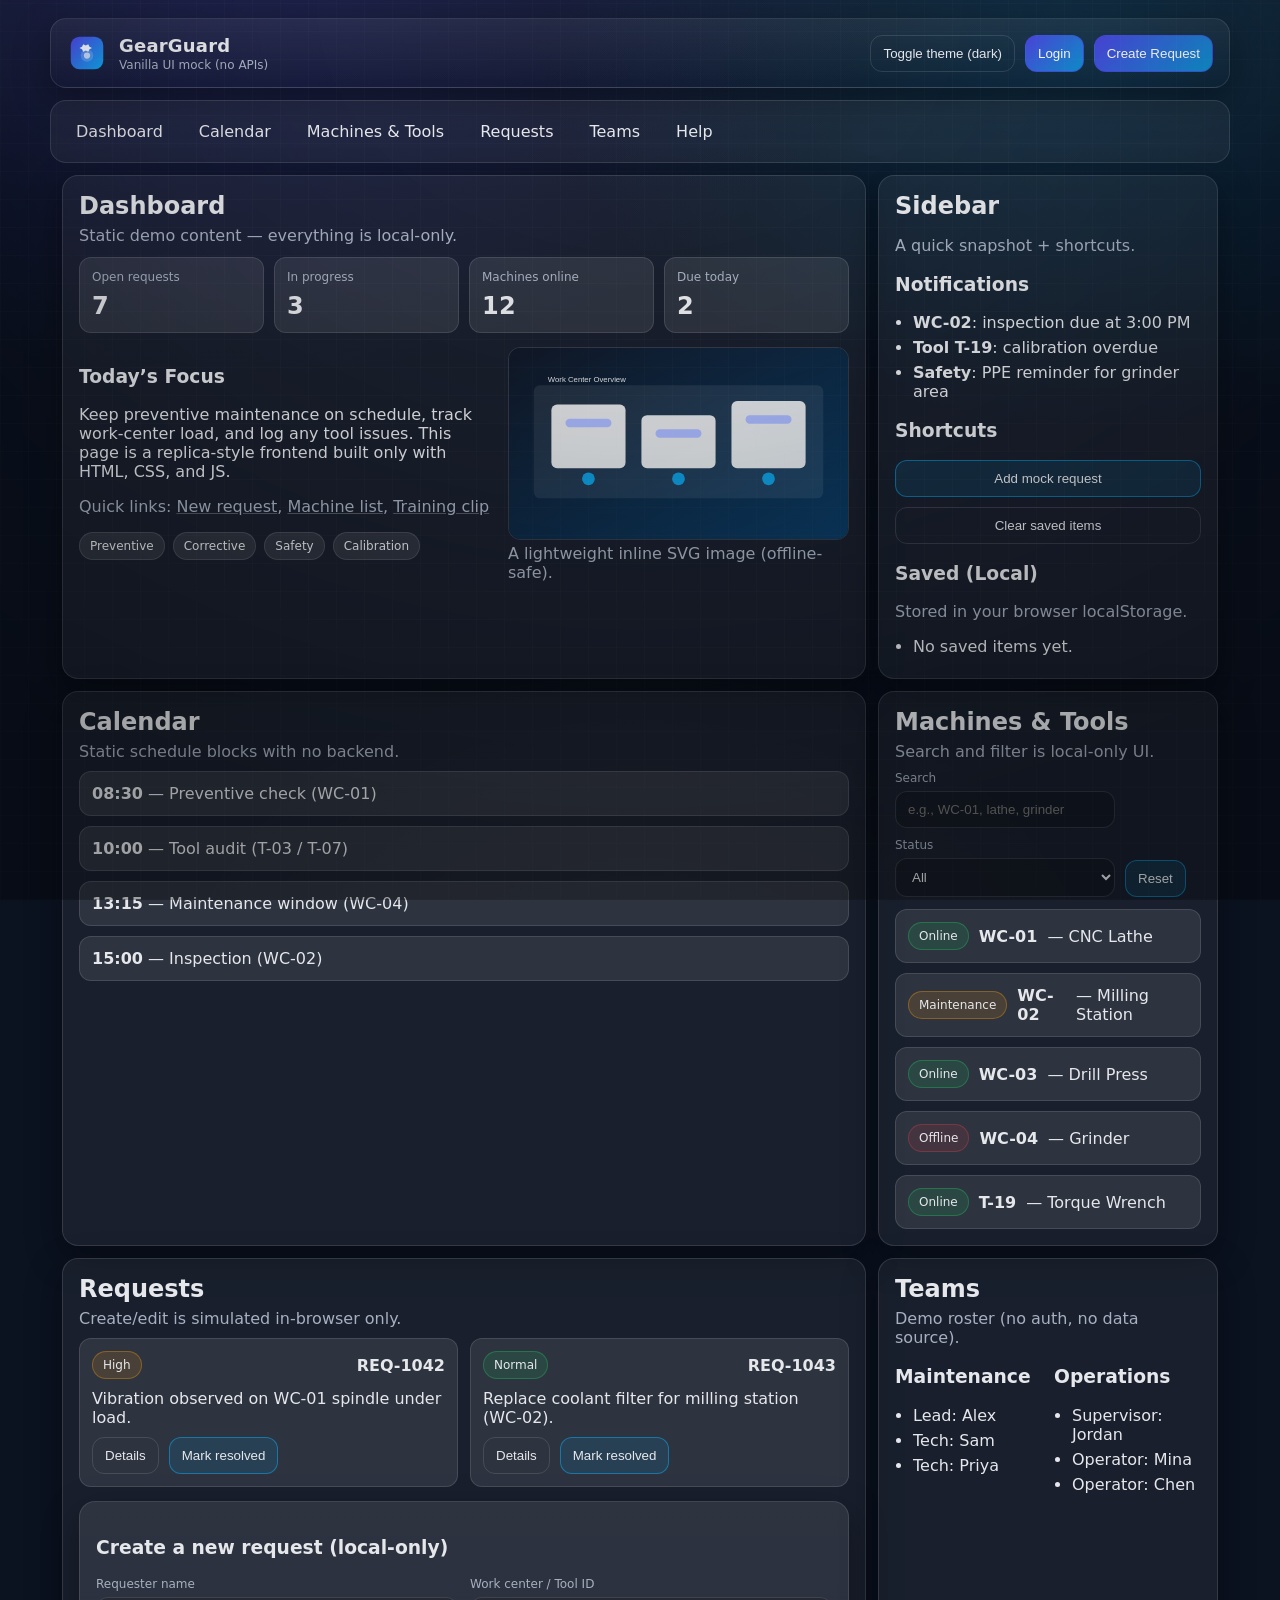
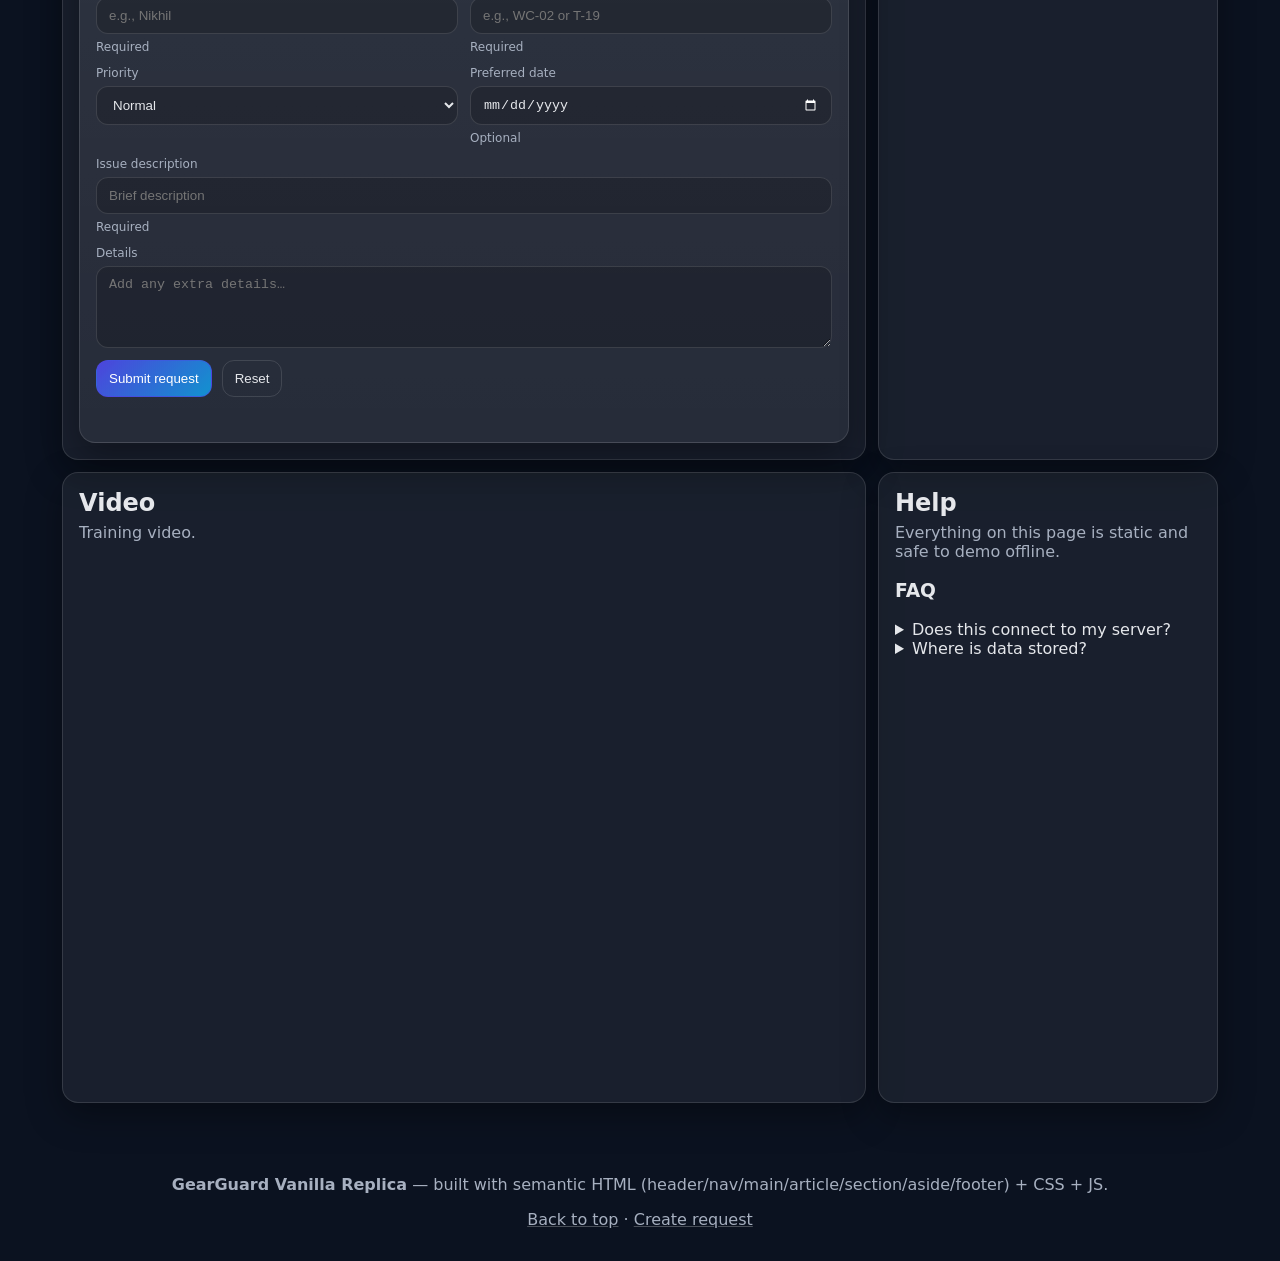
<file: Static website/index.html>
<!doctype html>
<html lang="en">
<head>
  <meta charset="utf-8" />
  <meta name="viewport" content="width=device-width, initial-scale=1" />
  <title>GearGuard (Vanilla Frontend Replica)</title>
  <meta name="description" content="Standalone vanilla HTML/CSS/JS mock UI. No APIs, no project connection." />
  <link rel="stylesheet" href="styles.css" />
</head>
<body>
  <!-- Header -->
  <header class="site-header" id="top">
    <div class="brand">
      <a class="brand__logo" href="#top" aria-label="Go to top">
        <!-- Inline SVG (image) so there are zero external dependencies -->
        <img
          alt="GearGuard logo"
          width="40"
          height="40"
          src="data:image/svg+xml,%3Csvg%20xmlns='http://www.w3.org/2000/svg'%20width='64'%20height='64'%20viewBox='0%200%2064%2064'%3E%3Cdefs%3E%3ClinearGradient%20id='g'%20x1='0'%20x2='1'%20y1='0'%20y2='1'%3E%3Cstop%20stop-color='%234F46E5'/%3E%3Cstop%20offset='1'%20stop-color='%230EA5E9'/%3E%3C/linearGradient%3E%3C/defs%3E%3Crect%20x='6'%20y='6'%20width='52'%20height='52'%20rx='14'%20fill='url(%23g)'/%3E%3Cpath%20d='M34%2018l2%204%204%202-4%202-2%204-4-2-4%202-2-4-4-2%204-2%202-4%204%202%204-2%20z'%20fill='white'%20opacity='0.92'/%3E%3Ccircle%20cx='32'%20cy='36'%20r='10'%20fill='white'%20opacity='0.18'/%3E%3Ccircle%20cx='32'%20cy='36'%20r='5'%20fill='white'%20opacity='0.65'/%3E%3C/svg%3E" />
      </a>
      <div class="brand__text">
        <h1 class="brand__title">GearGuard</h1>
        <p class="brand__subtitle">Vanilla UI mock (no APIs)</p>
      </div>
    </div>

    <div class="header-actions">
      <button class="btn btn--ghost" id="themeBtn" type="button" aria-pressed="false">Toggle theme</button>
      <button class="btn btn--primary" id="authBtn" type="button">Login</button>
      <button class="btn btn--primary" id="ctaBtn" type="button">Create Request</button>
    </div>
  </header>

  <!-- Navigation -->
  <nav class="site-nav" aria-label="Primary">
    <button class="nav-toggle" id="navToggle" type="button" aria-controls="navList" aria-expanded="false">Menu</button>
    <ul class="nav-list" id="navList">
      <li><a href="#dashboard">Dashboard</a></li>
      <li><a href="#calendar">Calendar</a></li>
      <li><a href="#machines">Machines & Tools</a></li>
      <li><a href="#requests">Requests</a></li>
      <li><a href="#teams">Teams</a></li>
      <li><a href="#help">Help</a></li>
    </ul>
  </nav>

  <!-- Main content -->
  <main class="layout" id="main">

    <!-- Article -->
    <article class="card" id="dashboard" aria-labelledby="dashTitle">
      <header class="card__header">
        <h2 id="dashTitle">Dashboard</h2>
        <p class="muted">Static demo content — everything is local-only.</p>
      </header>

      <!-- Section -->
      <section class="grid" aria-label="Status overview">
        <div class="stat">
          <p class="stat__label">Open requests</p>
          <p class="stat__value" id="openCount">7</p>
        </div>
        <div class="stat">
          <p class="stat__label">In progress</p>
          <p class="stat__value" id="inProgressCount">3</p>
        </div>
        <div class="stat">
          <p class="stat__label">Machines online</p>
          <p class="stat__value" id="onlineCount">12</p>
        </div>
        <div class="stat">
          <p class="stat__label">Due today</p>
          <p class="stat__value" id="dueToday">2</p>
        </div>
      </section>

      <section class="split" aria-label="Highlights">
        <div>
          <h3>Today’s Focus</h3>
          <p>
            Keep preventive maintenance on schedule, track work-center load, and log any tool issues.
            This page is a replica-style frontend built only with HTML, CSS, and JS.
          </p>

          <!-- Hyperlinks -->
          <p class="muted">
            Quick links:
            <a href="#requestForm">New request</a>,
            <a href="#machines">Machine list</a>,
            <a href="#video">Training clip</a>
          </p>

          <div class="pill-row" aria-label="Tags">
            <span class="pill">Preventive</span>
            <span class="pill">Corrective</span>
            <span class="pill">Safety</span>
            <span class="pill">Calibration</span>
          </div>
        </div>

        <figure class="figure">
          <!-- Images -->
          <img
            class="figure__img"
            alt="Illustration of a work center with machines"
            src="data:image/svg+xml,%3Csvg%20xmlns='http://www.w3.org/2000/svg'%20width='960'%20height='540'%20viewBox='0%200%20960%20540'%3E%3Cdefs%3E%3ClinearGradient%20id='bg'%20x1='0'%20x2='1'%20y1='0'%20y2='1'%3E%3Cstop%20stop-color='%23111827'/%3E%3Cstop%20offset='1'%20stop-color='%230b3b63'/%3E%3C/linearGradient%3E%3C/defs%3E%3Crect%20width='960'%20height='540'%20fill='url(%23bg)'/%3E%3Crect%20x='70'%20y='105'%20width='820'%20height='320'%20rx='18'%20fill='%23ffffff'%20opacity='0.08'/%3E%3Cg%20fill='%23ffffff'%20opacity='0.85'%3E%3Crect%20x='120'%20y='160'%20width='210'%20height='180'%20rx='16'/%3E%3Crect%20x='375'%20y='190'%20width='210'%20height='150'%20rx='16'/%3E%3Crect%20x='630'%20y='150'%20width='210'%20height='190'%20rx='16'/%3E%3C/g%3E%3Cg%20fill='%230EA5E9'%20opacity='0.9'%3E%3Ccircle%20cx='225'%20cy='370'%20r='18'/%3E%3Ccircle%20cx='480'%20cy='370'%20r='18'/%3E%3Ccircle%20cx='735'%20cy='370'%20r='18'/%3E%3C/g%3E%3Cg%20fill='%23A5B4FC'%20opacity='0.95'%3E%3Crect%20x='160'%20y='200'%20width='130'%20height='24'%20rx='12'/%3E%3Crect%20x='415'%20y='230'%20width='130'%20height='24'%20rx='12'/%3E%3Crect%20x='670'%20y='190'%20width='130'%20height='24'%20rx='12'/%3E%3C/g%3E%3Ctext%20x='110'%20y='95'%20fill='%23E5E7EB'%20font-family='Arial'%20font-size='22'%3EWork%20Center%20Overview%3C/text%3E%3C/svg%3E" />
          <figcaption class="muted">A lightweight inline SVG image (offline-safe).</figcaption>
        </figure>
      </section>
    </article>

    <!-- Sidebar (Aside) -->
    <aside class="card sidebar" aria-label="Sidebar">
      <h2>Sidebar</h2>
      <p class="muted">A quick snapshot + shortcuts.</p>

      <section aria-label="Notifications">
        <h3>Notifications</h3>
        <ul class="list">
          <li><strong>WC-02</strong>: inspection due at 3:00 PM</li>
          <li><strong>Tool T-19</strong>: calibration overdue</li>
          <li><strong>Safety</strong>: PPE reminder for grinder area</li>
        </ul>
      </section>

      <section aria-label="Shortcut actions">
        <h3>Shortcuts</h3>
        <div class="stack">
          <button class="btn btn--secondary" type="button" id="addMockItemBtn">Add mock request</button>
          <button class="btn" type="button" id="clearMockBtn">Clear saved items</button>
        </div>
      </section>

      <section aria-label="Saved items">
        <h3>Saved (Local)</h3>
        <p class="muted">Stored in your browser localStorage.</p>
        <ul class="list" id="savedList"></ul>
      </section>
    </aside>

    <article class="card" id="calendar" aria-labelledby="calTitle">
      <header class="card__header">
        <h2 id="calTitle">Calendar</h2>
        <p class="muted">Static schedule blocks with no backend.</p>
      </header>
      <section class="calendar" aria-label="Calendar grid">
        <div class="cal-item"><strong>08:30</strong> — Preventive check (WC-01)</div>
        <div class="cal-item"><strong>10:00</strong> — Tool audit (T-03 / T-07)</div>
        <div class="cal-item"><strong>13:15</strong> — Maintenance window (WC-04)</div>
        <div class="cal-item"><strong>15:00</strong> — Inspection (WC-02)</div>
      </section>
    </article>

    <article class="card" id="machines" aria-labelledby="machinesTitle">
      <header class="card__header">
        <h2 id="machinesTitle">Machines & Tools</h2>
        <p class="muted">Search and filter is local-only UI.</p>
      </header>

      <section class="toolbar" aria-label="Machine filtering">
        <label class="field">
          <span class="field__label">Search</span>
          <input id="machineSearch" type="search" placeholder="e.g., WC-01, lathe, grinder" />
        </label>

        <label class="field">
          <span class="field__label">Status</span>
          <select id="statusFilter">
            <option value="all">All</option>
            <option value="online">Online</option>
            <option value="offline">Offline</option>
            <option value="maintenance">Maintenance</option>
          </select>
        </label>

        <button class="btn btn--secondary" id="resetFilters" type="button">Reset</button>
      </section>

      <section aria-label="Machine list">
        <ul class="table" id="machineList">
          <li class="table__row" data-status="online"><span class="badge badge--ok">Online</span><strong>WC-01</strong> — CNC Lathe</li>
          <li class="table__row" data-status="maintenance"><span class="badge badge--warn">Maintenance</span><strong>WC-02</strong> — Milling Station</li>
          <li class="table__row" data-status="online"><span class="badge badge--ok">Online</span><strong>WC-03</strong> — Drill Press</li>
          <li class="table__row" data-status="offline"><span class="badge badge--bad">Offline</span><strong>WC-04</strong> — Grinder</li>
          <li class="table__row" data-status="online"><span class="badge badge--ok">Online</span><strong>T-19</strong> — Torque Wrench</li>
        </ul>
      </section>
    </article>

    <article class="card" id="requests" aria-labelledby="reqTitle">
      <header class="card__header">
        <h2 id="reqTitle">Requests</h2>
        <p class="muted">Create/edit is simulated in-browser only.</p>
      </header>

      <section aria-label="Request cards" class="request-grid" id="requestCards">
        <div class="req">
          <div class="req__top">
            <span class="badge badge--warn">High</span>
            <strong>REQ-1042</strong>
          </div>
          <p class="req__body">Vibration observed on WC-01 spindle under load.</p>
          <div class="req__bottom">
            <button class="btn btn--ghost" type="button" data-action="details">Details</button>
            <button class="btn btn--secondary" type="button" data-action="resolve">Mark resolved</button>
          </div>
        </div>
        <div class="req">
          <div class="req__top">
            <span class="badge badge--ok">Normal</span>
            <strong>REQ-1043</strong>
          </div>
          <p class="req__body">Replace coolant filter for milling station (WC-02).</p>
          <div class="req__bottom">
            <button class="btn btn--ghost" type="button" data-action="details">Details</button>
            <button class="btn btn--secondary" type="button" data-action="resolve">Mark resolved</button>
          </div>
        </div>
      </section>

      <!-- Form -->
      <section class="card card--inner" id="requestForm" aria-label="New request form">
        <h3>Create a new request (local-only)</h3>
        <form id="newRequestForm" novalidate>
          <div class="form-grid">
            <!-- Input fields -->
            <label class="field">
              <span class="field__label">Requester name</span>
              <input name="requester" type="text" autocomplete="name" required placeholder="e.g., Nikhil" />
              <span class="field__hint">Required</span>
            </label>

            <label class="field">
              <span class="field__label">Work center / Tool ID</span>
              <input name="asset" type="text" required placeholder="e.g., WC-02 or T-19" />
              <span class="field__hint">Required</span>
            </label>

            <label class="field">
              <span class="field__label">Priority</span>
              <select name="priority" required>
                <option value="">Select…</option>
                <option>Low</option>
                <option selected>Normal</option>
                <option>High</option>
                <option>Critical</option>
              </select>
            </label>

            <label class="field">
              <span class="field__label">Preferred date</span>
              <input name="date" type="date" />
              <span class="field__hint">Optional</span>
            </label>

            <label class="field field--full">
              <span class="field__label">Issue description</span>
              <input name="summary" type="text" required placeholder="Brief description" />
              <span class="field__hint">Required</span>
            </label>

            <label class="field field--full">
              <span class="field__label">Details</span>
              <textarea name="details" rows="4" placeholder="Add any extra details…"></textarea>
            </label>
          </div>

          <div class="form-actions">
            <!-- Buttons -->
            <button class="btn btn--primary" type="submit">Submit request</button>
            <button class="btn" type="reset">Reset</button>
          </div>

          <p class="form-status" id="formStatus" role="status" aria-live="polite"></p>
        </form>
      </section>
    </article>

    <article class="card" id="teams" aria-labelledby="teamsTitle">
      <header class="card__header">
        <h2 id="teamsTitle">Teams</h2>
        <p class="muted">Demo roster (no auth, no data source).</p>
      </header>
      <section class="two-col" aria-label="Teams and roles">
        <div>
          <h3>Maintenance</h3>
          <ul class="list">
            <li>Lead: Alex</li>
            <li>Tech: Sam</li>
            <li>Tech: Priya</li>
          </ul>
        </div>
        <div>
          <h3>Operations</h3>
          <ul class="list">
            <li>Supervisor: Jordan</li>
            <li>Operator: Mina</li>
            <li>Operator: Chen</li>
          </ul>
        </div>
      </section>
    </article>

    <!-- Video -->
    <article class="card" id="video" aria-labelledby="videoTitle">
      <header class="card__header">
        <h2 id="videoTitle">Video</h2>
        <p class="muted">Training video.</p>
      </header>
      <section aria-label="Training video">
        <iframe width="100%" height="540" src="https://www.youtube.com/embed/lY47Ak31uEo" title="YouTube video player" frameborder="0" allow="accelerometer; autoplay; clipboard-write; encrypted-media; gyroscope; picture-in-picture; web-share" allowfullscreen></iframe>
      </section>
    </article>

    <article class="card" id="help" aria-labelledby="helpTitle">
      <header class="card__header">
        <h2 id="helpTitle">Help</h2>
        <p class="muted">Everything on this page is static and safe to demo offline.</p>
      </header>
      <section aria-label="FAQ">
        <h3>FAQ</h3>
        <details>
          <summary>Does this connect to my server?</summary>
          <p>No. This folder is standalone and uses no API calls.</p>
        </details>
        <details>
          <summary>Where is data stored?</summary>
          <p>Only optional demo items are stored in <strong>localStorage</strong> in your browser.</p>
        </details>
      </section>
    </article>

  </main>

  <!-- Footer -->
  <footer class="site-footer">
    <p>
      <strong>GearGuard Vanilla Replica</strong> — built with semantic HTML (header/nav/main/article/section/aside/footer) + CSS + JS.
    </p>
    <p class="muted">
      <a href="#top">Back to top</a>
      <span aria-hidden="true"> · </span>
      <a href="#requestForm">Create request</a>
    </p>
  </footer>

  <script src="script.js"></script>
</body>
</html>
</file>
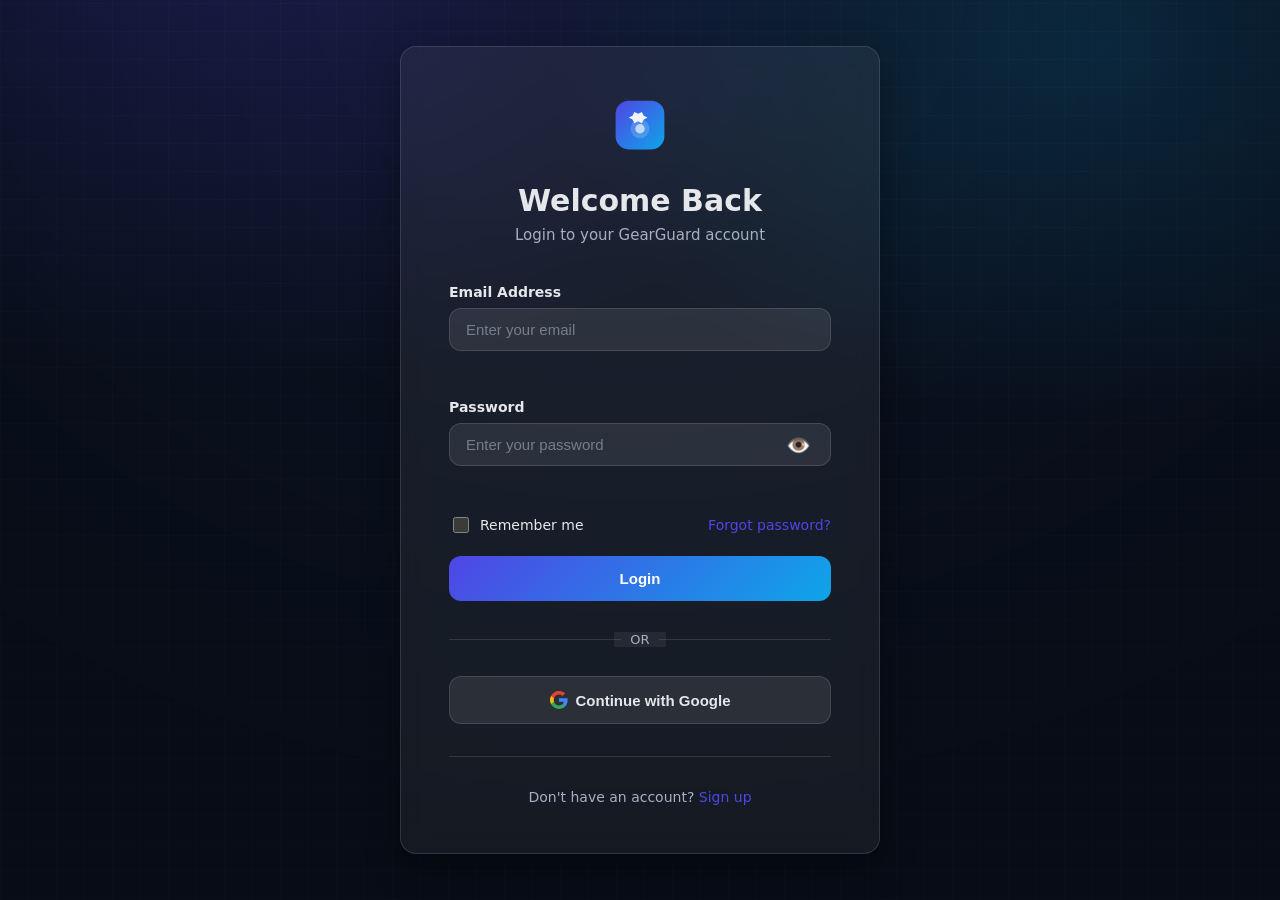
<file: Static website/login.html>
<!doctype html>
<html lang="en">
<head>
  <meta charset="utf-8" />
  <meta name="viewport" content="width=device-width, initial-scale=1" />
  <title>Login - GearGuard</title>
  <meta name="description" content="Login to GearGuard" />
  <link rel="stylesheet" href="styles.css" />
  <link rel="stylesheet" href="auth.css" />
</head>
<body>
  <div class="auth-container">
    <div class="auth-card">
      <div class="auth-header">
        <img
          alt="GearGuard logo"
          width="60"
          height="60"
          src="data:image/svg+xml,%3Csvg%20xmlns='http://www.w3.org/2000/svg'%20width='64'%20height='64'%20viewBox='0%200%2064%2064'%3E%3Cdefs%3E%3ClinearGradient%20id='g'%20x1='0'%20x2='1'%20y1='0'%20y2='1'%3E%3Cstop%20stop-color='%234F46E5'/%3E%3Cstop%20offset='1'%20stop-color='%230EA5E9'/%3E%3C/linearGradient%3E%3C/defs%3E%3Crect%20x='6'%20y='6'%20width='52'%20height='52'%20rx='14'%20fill='url(%23g)'/%3E%3Cpath%20d='M34%2018l2%204%204%202-4%202-2%204-4-2-4%202-2-4-4-2%204-2%202-4%204%202%204-2%20z'%20fill='white'%20opacity='0.92'/%3E%3Ccircle%20cx='32'%20cy='36'%20r='10'%20fill='white'%20opacity='0.18'/%3E%3Ccircle%20cx='32'%20cy='36'%20r='5'%20fill='white'%20opacity='0.65'/%3E%3C/svg%3E" />
        <h1>Welcome Back</h1>
        <p>Login to your GearGuard account</p>
      </div>

      <form id="loginForm" class="auth-form" novalidate>
        <div class="form-group">
          <label for="email">Email Address</label>
          <input 
            type="email" 
            id="email" 
            name="email" 
            required 
            autocomplete="email"
            placeholder="Enter your email" />
          <span class="error-message" id="emailError"></span>
        </div>

        <div class="form-group">
          <label for="password">Password</label>
          <div class="password-wrapper">
            <input 
              type="password" 
              id="password" 
              name="password" 
              required 
              minlength="6"
              autocomplete="current-password"
              placeholder="Enter your password" />
            <button type="button" class="toggle-password" id="togglePassword" aria-label="Toggle password visibility">
              <span class="eye-icon">👁️</span>
            </button>
          </div>
          <span class="error-message" id="passwordError"></span>
        </div>

        <div class="form-options">
          <label class="checkbox-label">
            <input type="checkbox" id="rememberMe" name="rememberMe" />
            <span>Remember me</span>
          </label>
          <a href="#forgot-password" class="link">Forgot password?</a>
        </div>

        <button type="submit" class="btn btn--primary btn--full">Login</button>

        <div class="form-divider">
          <span>OR</span>
        </div>

        <button type="button" class="btn btn--secondary btn--full" id="googleLogin">
          <svg width="18" height="18" viewBox="0 0 18 18" fill="none">
            <path d="M17.64 9.2c0-.64-.06-1.25-.16-1.84H9v3.48h4.84c-.21 1.12-.84 2.07-1.8 2.71v2.26h2.92c1.7-1.57 2.68-3.88 2.68-6.61z" fill="#4285F4"/>
            <path d="M9 18c2.43 0 4.47-.8 5.96-2.18l-2.92-2.26c-.8.54-1.83.86-3.04.86-2.34 0-4.32-1.58-5.02-3.71H.98v2.33C2.46 15.98 5.48 18 9 18z" fill="#34A853"/>
            <path d="M3.98 10.71c-.18-.54-.28-1.12-.28-1.71s.1-1.17.28-1.71V4.96H.98C.36 6.2 0 7.56 0 9s.36 2.8.98 4.04l2.32-1.8.68-.53z" fill="#FBBC05"/>
            <path d="M9 3.58c1.32 0 2.5.45 3.44 1.35l2.58-2.58C13.46.89 11.43 0 9 0 5.48 0 2.46 2.02.98 4.96l3.02 2.33C4.68 5.16 6.66 3.58 9 3.58z" fill="#EA4335"/>
          </svg>
          Continue with Google
        </button>
      </form>

      <div class="auth-footer">
        <p>Don't have an account? <a href="signup.html" class="link">Sign up</a></p>
      </div>
    </div>
  </div>

  <script src="auth.js"></script>
</body>
</html>
</file>
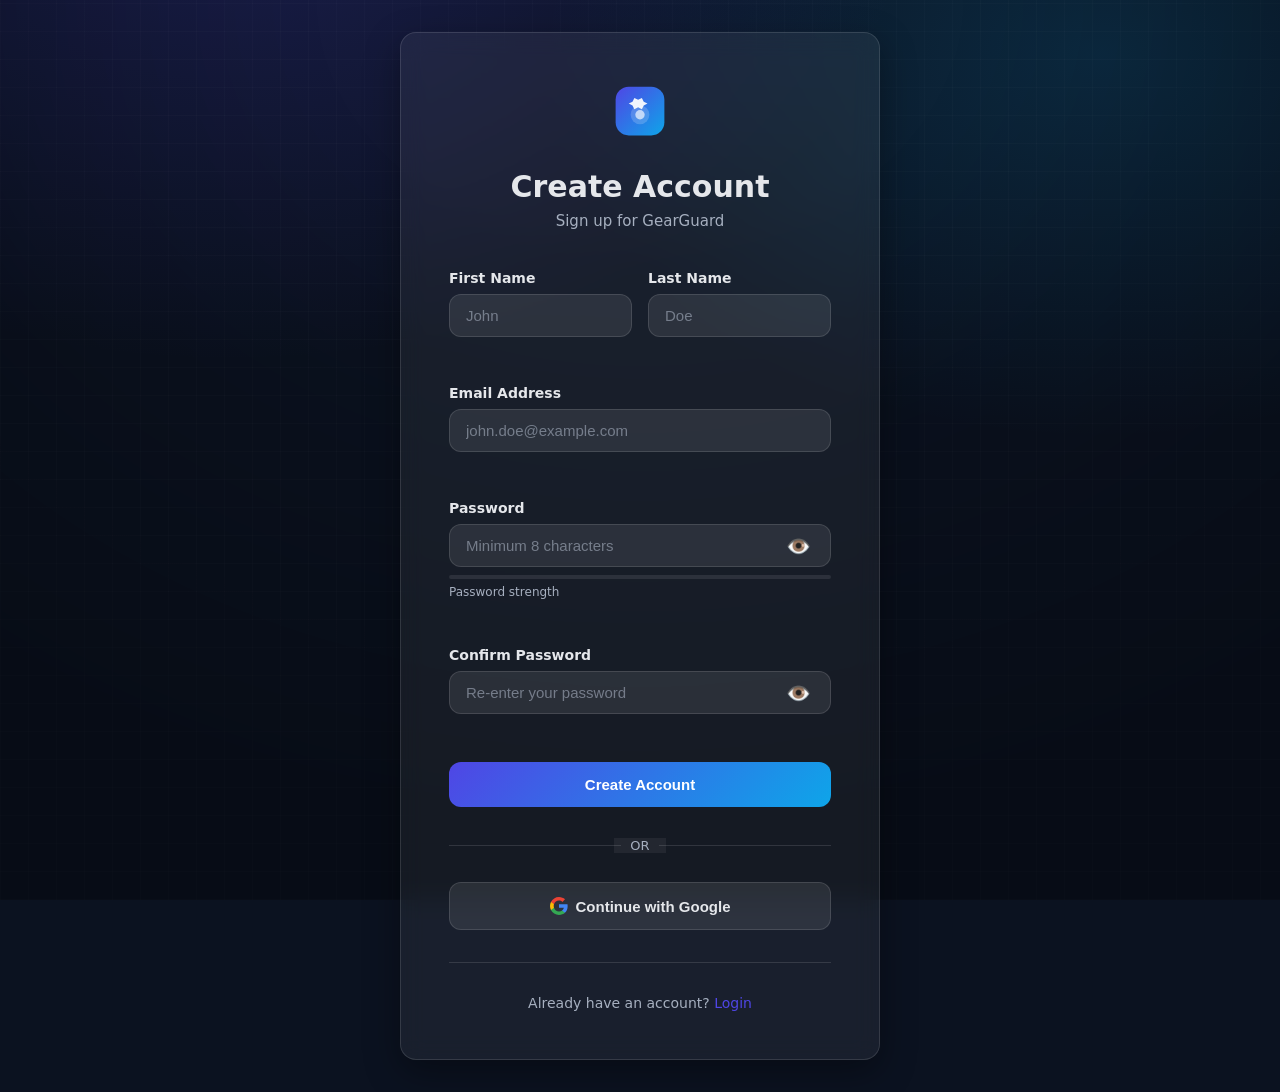
<file: Static website/signup.html>
<!doctype html>
<html lang="en">
<head>
  <meta charset="utf-8" />
  <meta name="viewport" content="width=device-width, initial-scale=1" />
  <title>Sign Up - GearGuard</title>
  <meta name="description" content="Create your GearGuard account" />
  <link rel="stylesheet" href="styles.css" />
  <link rel="stylesheet" href="auth.css" />
</head>
<body>
  <div class="auth-container">
    <div class="auth-card">
      <div class="auth-header">
        <img
          alt="GearGuard logo"
          width="60"
          height="60"
          src="data:image/svg+xml,%3Csvg%20xmlns='http://www.w3.org/2000/svg'%20width='64'%20height='64'%20viewBox='0%200%2064%2064'%3E%3Cdefs%3E%3ClinearGradient%20id='g'%20x1='0'%20x2='1'%20y1='0'%20y2='1'%3E%3Cstop%20stop-color='%234F46E5'/%3E%3Cstop%20offset='1'%20stop-color='%230EA5E9'/%3E%3C/linearGradient%3E%3C/defs%3E%3Crect%20x='6'%20y='6'%20width='52'%20height='52'%20rx='14'%20fill='url(%23g)'/%3E%3Cpath%20d='M34%2018l2%204%204%202-4%202-2%204-4-2-4%202-2-4-4-2%204-2%202-4%204%202%204-2%20z'%20fill='white'%20opacity='0.92'/%3E%3Ccircle%20cx='32'%20cy='36'%20r='10'%20fill='white'%20opacity='0.18'/%3E%3Ccircle%20cx='32'%20cy='36'%20r='5'%20fill='white'%20opacity='0.65'/%3E%3C/svg%3E" />
        <h1>Create Account</h1>
        <p>Sign up for GearGuard</p>
      </div>

      <form id="signupForm" class="auth-form" novalidate>
        <div class="form-row">
          <div class="form-group">
            <label for="firstName">First Name</label>
            <input 
              type="text" 
              id="firstName" 
              name="firstName" 
              required 
              minlength="2"
              autocomplete="given-name"
              placeholder="John" />
            <span class="error-message" id="firstNameError"></span>
          </div>

          <div class="form-group">
            <label for="lastName">Last Name</label>
            <input 
              type="text" 
              id="lastName" 
              name="lastName" 
              required 
              minlength="2"
              autocomplete="family-name"
              placeholder="Doe" />
            <span class="error-message" id="lastNameError"></span>
          </div>
        </div>

        <div class="form-group">
          <label for="signupEmail">Email Address</label>
          <input 
            type="email" 
            id="signupEmail" 
            name="email" 
            required 
            autocomplete="email"
            placeholder="john.doe@example.com" />
          <span class="error-message" id="signupEmailError"></span>
        </div>

        <div class="form-group">
          <label for="signupPassword">Password</label>
          <div class="password-wrapper">
            <input 
              type="password" 
              id="signupPassword" 
              name="password" 
              required 
              minlength="8"
              autocomplete="new-password"
              placeholder="Minimum 8 characters" />
            <button type="button" class="toggle-password" id="toggleSignupPassword" aria-label="Toggle password visibility">
              <span class="eye-icon">👁️</span>
            </button>
          </div>
          <div class="password-strength" id="passwordStrength">
            <div class="strength-bar">
              <div class="strength-fill" id="strengthFill"></div>
            </div>
            <span class="strength-text" id="strengthText">Password strength</span>
          </div>
          <span class="error-message" id="signupPasswordError"></span>
        </div>

        <div class="form-group">
          <label for="confirmPassword">Confirm Password</label>
          <div class="password-wrapper">
            <input 
              type="password" 
              id="confirmPassword" 
              name="confirmPassword" 
              required 
              minlength="8"
              autocomplete="new-password"
              placeholder="Re-enter your password" />
            <button type="button" class="toggle-password" id="toggleConfirmPassword" aria-label="Toggle password visibility">
              <span class="eye-icon">👁️</span>
            </button>
          </div>
          <span class="error-message" id="confirmPasswordError"></span>
        </div>

    

        <button type="submit" class="btn btn--primary btn--full">Create Account</button>

        <div class="form-divider">
          <span>OR</span>
        </div>

        <button type="button" class="btn btn--secondary btn--full" id="googleSignup">
          <svg width="18" height="18" viewBox="0 0 18 18" fill="none">
            <path d="M17.64 9.2c0-.64-.06-1.25-.16-1.84H9v3.48h4.84c-.21 1.12-.84 2.07-1.8 2.71v2.26h2.92c1.7-1.57 2.68-3.88 2.68-6.61z" fill="#4285F4"/>
            <path d="M9 18c2.43 0 4.47-.8 5.96-2.18l-2.92-2.26c-.8.54-1.83.86-3.04.86-2.34 0-4.32-1.58-5.02-3.71H.98v2.33C2.46 15.98 5.48 18 9 18z" fill="#34A853"/>
            <path d="M3.98 10.71c-.18-.54-.28-1.12-.28-1.71s.1-1.17.28-1.71V4.96H.98C.36 6.2 0 7.56 0 9s.36 2.8.98 4.04l2.32-1.8.68-.53z" fill="#FBBC05"/>
            <path d="M9 3.58c1.32 0 2.5.45 3.44 1.35l2.58-2.58C13.46.89 11.43 0 9 0 5.48 0 2.46 2.02.98 4.96l3.02 2.33C4.68 5.16 6.66 3.58 9 3.58z" fill="#EA4335"/>
          </svg>
          Continue with Google
        </button>
      </form>

      <div class="auth-footer">
        <p>Already have an account? <a href="login.html" class="link">Login</a></p>
      </div>
    </div>
  </div>

  <script src="auth.js"></script>
</body>
</html>
</file>
<file: Static website/styles.css>
:root{
  --bg: #0b1220;
  --bg-1: rgba(79,70,229,0.22);
  --bg-2: rgba(14,165,233,0.16);
  --bg-vignette: rgba(0,0,0,0.55);
  --bg-grid: rgba(255,255,255,0.035);
  --panel: rgba(255,255,255,0.06);
  --panel-2: rgba(255,255,255,0.09);
  --text: #e5e7eb;
  --muted: #a7b0c0;
  --border: rgba(255,255,255,0.12);
  --primary: #4f46e5;
  --primary-2: #0ea5e9;
  --danger: #ef4444;
  --warn: #f59e0b;
  --ok: #22c55e;
  --shadow: 0 12px 35px rgba(0,0,0,0.35);
  --radius: 16px;
  --radius-sm: 12px;
  --max: 1180px;
  color-scheme: dark;
}

/* Light theme toggled by [data-theme="light"] */
:root[data-theme="light"]{
  --bg: #f6f7fb;
  --bg-1: rgba(79,70,229,0.10);
  --bg-2: rgba(14,165,233,0.09);
  --bg-vignette: rgba(2,6,23,0.10);
  --bg-grid: rgba(2,6,23,0.04);
  --panel: rgba(2,6,23,0.06);
  --panel-2: rgba(2,6,23,0.09);
  --text: #0f172a;
  --muted: #475569;
  --border: rgba(2,6,23,0.14);
  --shadow: 0 12px 35px rgba(2,6,23,0.12);
  color-scheme: light;
}

*{ box-sizing: border-box; }
html, body{ height: 100%; }
body{
  margin: 0;
  font-family: ui-sans-serif, system-ui, -apple-system, Segoe UI, Roboto, Arial, sans-serif;
  color: var(--text);
  background-color: var(--bg);
  background-image:
    radial-gradient(1100px 760px at 18% -10%, var(--bg-1), transparent 62%),
    radial-gradient(900px 620px at 86% 5%, var(--bg-2), transparent 62%),
    radial-gradient(900px 700px at 50% 115%, rgba(255,255,255,0.035), transparent 55%),
    linear-gradient(180deg, rgba(255,255,255,0.03), transparent 22%);
  background-repeat: no-repeat;
  background-attachment: fixed;
}

/* Subtle texture + vignette without external assets */
body::before{
  content: "";
  position: fixed;
  inset: 0;
  pointer-events: none;
  background-image:
    radial-gradient(900px 700px at 50% 0%, transparent 35%, var(--bg-vignette) 120%),
    repeating-linear-gradient(0deg, var(--bg-grid) 0 1px, transparent 1px 28px),
    repeating-linear-gradient(90deg, var(--bg-grid) 0 1px, transparent 1px 28px);
  opacity: 0.55;
}

a{ color: inherit; text-decoration: underline; text-decoration-color: rgba(255,255,255,0.25); }
:root[data-theme="light"] a{ text-decoration-color: rgba(2,6,23,0.2); }
a:hover{ text-decoration-color: currentColor; }

.site-header{
  max-width: var(--max);
  margin: 18px auto 0;
  padding: 14px 16px;
  display: flex;
  gap: 16px;
  align-items: center;
  justify-content: space-between;
  border: 1px solid var(--border);
  background: linear-gradient(180deg, var(--panel), transparent);
  border-radius: var(--radius);
  box-shadow: var(--shadow);
}

.brand{ display: flex; align-items: center; gap: 12px; min-width: 260px; }
.brand__logo img{ display:block; }
.brand__title{ margin: 0; font-size: 18px; letter-spacing: 0.2px; }
.brand__subtitle{ margin: 2px 0 0; font-size: 12px; color: var(--muted); }

.header-actions{ display:flex; gap: 10px; align-items:center; }

.site-nav{
  max-width: var(--max);
  margin: 12px auto 0;
  padding: 10px 12px;
  border: 1px solid var(--border);
  background: var(--panel);
  border-radius: var(--radius);
}

.nav-toggle{
  display: none;
  border: 1px solid var(--border);
  background: transparent;
  color: var(--text);
  padding: 10px 12px;
  border-radius: 12px;
}

.nav-list{
  list-style: none;
  margin: 0;
  padding: 0;
  display: flex;
  gap: 10px;
  flex-wrap: wrap;
}
.nav-list a{
  display: inline-block;
  padding: 10px 12px;
  border-radius: 12px;
  border: 1px solid transparent;
  text-decoration: none;
  color: var(--text);
}
.nav-list a:hover{
  border-color: var(--border);
  background: var(--panel-2);
}

.layout{
  max-width: var(--max);
  margin: 12px auto 40px;
  padding: 0 12px;
  display: grid;
  grid-template-columns: 1fr 340px;
  gap: 12px;
}

.card{
  border: 1px solid var(--border);
  background: var(--panel);
  border-radius: var(--radius);
  padding: 16px;
  box-shadow: var(--shadow);
}

.card--inner{
  margin-top: 14px;
  background: linear-gradient(180deg, var(--panel-2), var(--panel));
}

.card__header h2{ margin: 0 0 6px; }
.card__header p{ margin: 0; }

.muted{ color: var(--muted); }

.grid{
  margin-top: 12px;
  display: grid;
  grid-template-columns: repeat(4, minmax(0, 1fr));
  gap: 10px;
}

.stat{
  border: 1px solid var(--border);
  background: var(--panel-2);
  border-radius: var(--radius-sm);
  padding: 12px;
}
.stat__label{ margin: 0; color: var(--muted); font-size: 12px; }
.stat__value{ margin: 8px 0 0; font-size: 24px; font-weight: 700; letter-spacing: 0.2px; }

.split{
  margin-top: 14px;
  display: grid;
  grid-template-columns: 1.1fr 0.9fr;
  gap: 12px;
  align-items: start;
}

.figure{ margin: 0; }
.figure__img{ width: 100%; height: auto; border-radius: var(--radius-sm); border: 1px solid var(--border); }

.pill-row{ display:flex; gap: 8px; flex-wrap: wrap; margin-top: 10px; }
.pill{
  font-size: 12px;
  border: 1px solid var(--border);
  background: var(--panel-2);
  padding: 6px 10px;
  border-radius: 999px;
}

.sidebar h2{ margin: 0 0 6px; }

.list{ margin: 10px 0 0; padding-left: 18px; }
.list li{ margin: 6px 0; }

.stack{ display:flex; flex-direction: column; gap: 10px; margin-top: 10px; }

.btn{
  appearance: none;
  border: 1px solid var(--border);
  background: transparent;
  color: var(--text);
  padding: 10px 12px;
  border-radius: 12px;
  cursor: pointer;
}
.btn:hover{ background: var(--panel-2); }
.btn--primary{
  border-color: rgba(79,70,229,0.55);
  background: linear-gradient(135deg, rgba(79,70,229,0.95), rgba(14,165,233,0.85));
  color: white;
}
.btn--primary:hover{ filter: brightness(1.03); }
.btn--secondary{
  border-color: rgba(14,165,233,0.55);
  background: rgba(14,165,233,0.12);
}
.btn--ghost{ background: transparent; }

.calendar{ display:grid; grid-template-columns: 1fr; gap: 10px; margin-top: 10px; }
.cal-item{
  border: 1px solid var(--border);
  border-radius: var(--radius-sm);
  background: var(--panel-2);
  padding: 12px;
}

.toolbar{ display:flex; gap: 10px; flex-wrap: wrap; margin-top: 10px; align-items: end; }
.field{ display:flex; flex-direction: column; gap: 6px; min-width: 220px; }
.field--full{ grid-column: 1 / -1; }
.field__label{ font-size: 12px; color: var(--muted); }
.field__hint{ font-size: 12px; color: var(--muted); }

input, select, textarea{
  width: 100%;
  border-radius: 12px;
  border: 1px solid var(--border);
  background: rgba(0,0,0,0.18);
  color: var(--text);
  padding: 10px 12px;
  outline: none;
}
:root[data-theme="light"] input,
:root[data-theme="light"] select,
:root[data-theme="light"] textarea{ background: rgba(255,255,255,0.7); }

/* Ensure dropdown option list has readable contrast across themes */
select option{
  color: var(--text);
  background-color: rgba(11,18,32,0.98);
}
:root[data-theme="light"] select option{
  color: var(--text);
  background-color: rgba(255,255,255,0.98);
}

input:focus, select:focus, textarea:focus{ border-color: rgba(14,165,233,0.65); box-shadow: 0 0 0 3px rgba(14,165,233,0.16); }

.table{ list-style: none; padding: 0; margin: 12px 0 0; display:flex; flex-direction: column; gap: 10px; }
.table__row{
  display:flex;
  gap: 10px;
  align-items: center;
  border: 1px solid var(--border);
  border-radius: var(--radius-sm);
  background: var(--panel-2);
  padding: 12px;
}

.badge{
  font-size: 12px;
  padding: 6px 10px;
  border-radius: 999px;
  border: 1px solid var(--border);
}
.badge--ok{ background: rgba(34,197,94,0.14); border-color: rgba(34,197,94,0.35); }
.badge--warn{ background: rgba(245,158,11,0.14); border-color: rgba(245,158,11,0.35); }
.badge--bad{ background: rgba(239,68,68,0.12); border-color: rgba(239,68,68,0.30); }

.request-grid{ display:grid; grid-template-columns: repeat(2, minmax(0, 1fr)); gap: 12px; margin-top: 10px; }
.req{
  border: 1px solid var(--border);
  border-radius: var(--radius-sm);
  background: var(--panel-2);
  padding: 12px;
}
.req__top{ display:flex; align-items:center; justify-content: space-between; gap: 10px; }
.req__body{ margin: 10px 0; }
.req__bottom{ display:flex; gap: 10px; }

.form-grid{ display:grid; grid-template-columns: repeat(2, minmax(0, 1fr)); gap: 12px; margin-top: 10px; }
.form-actions{ display:flex; gap: 10px; margin-top: 12px; align-items:center; }
.form-status{ margin: 10px 0 0; min-height: 1.2em; }

.two-col{ display:grid; grid-template-columns: 1fr 1fr; gap: 12px; }

.site-footer{
  max-width: var(--max);
  margin: 0 auto 26px;
  padding: 16px 12px;
  color: var(--muted);
  text-align: center;
}

/* Responsive */
@media (max-width: 980px){
  .layout{ grid-template-columns: 1fr; }
  .grid{ grid-template-columns: repeat(2, minmax(0, 1fr)); }
  .split{ grid-template-columns: 1fr; }
  .request-grid{ grid-template-columns: 1fr; }
}

@media (max-width: 640px){
  .site-header{ flex-direction: column; align-items: stretch; }
  .header-actions{ justify-content: flex-end; }

  .nav-toggle{ display: inline-block; }
  .nav-list{ display: none; padding-top: 10px; }
  .nav-list.is-open{ display:flex; flex-direction: column; }

  .form-grid{ grid-template-columns: 1fr; }
  .toolbar{ flex-direction: column; align-items: stretch; }
  .field{ min-width: 0; }
}
</file>
<file: Static website/auth.css>
/* Authentication Pages Styles */

.auth-container {
  min-height: 100vh;
  display: flex;
  align-items: center;
  justify-content: center;
  padding: 2rem 1rem;
  background: var(--bg);
  background-image:
    radial-gradient(1100px 760px at 18% -10%, var(--bg-1), transparent 62%),
    radial-gradient(900px 620px at 86% 5%, var(--bg-2), transparent 62%);
}

.auth-card {
  background: var(--panel);
  border: 1px solid var(--border);
  border-radius: var(--radius);
  padding: 3rem;
  width: 100%;
  max-width: 480px;
  box-shadow: var(--shadow);
  backdrop-filter: blur(12px);
}

.auth-header {
  text-align: center;
  margin-bottom: 2.5rem;
}

.auth-header img {
  margin-bottom: 1.5rem;
}

.auth-header h1 {
  margin: 0 0 0.5rem 0;
  font-size: 1.875rem;
  font-weight: 700;
  color: var(--text);
}

.auth-header p {
  margin: 0;
  color: var(--muted);
  font-size: 0.9375rem;
}

.auth-form {
  display: flex;
  flex-direction: column;
  gap: 1.25rem;
}

.form-row {
  display: grid;
  grid-template-columns: 1fr 1fr;
  gap: 1rem;
}

.form-group {
  display: flex;
  flex-direction: column;
  gap: 0.5rem;
}

.form-group label {
  font-size: 0.875rem;
  font-weight: 600;
  color: var(--text);
}

.form-group input[type="text"],
.form-group input[type="email"],
.form-group input[type="password"] {
  padding: 0.75rem 1rem;
  border: 1px solid var(--border);
  border-radius: var(--radius-sm);
  background: var(--panel-2);
  color: var(--text);
  font-size: 0.9375rem;
  transition: all 0.2s ease;
  outline: none;
}

.form-group input:focus {
  border-color: var(--primary);
  box-shadow: 0 0 0 3px rgba(79, 70, 229, 0.1);
}

.form-group input.error {
  border-color: var(--danger);
}

.form-group input.success {
  border-color: var(--ok);
}

.form-group input::placeholder {
  color: var(--muted);
  opacity: 0.6;
}

.password-wrapper {
  position: relative;
  display: flex;
  align-items: center;
}

.password-wrapper input {
  width: 100%;
  padding-right: 3rem;
}

.toggle-password {
  position: absolute;
  right: 0.75rem;
  background: none;
  border: none;
  cursor: pointer;
  padding: 0.5rem;
  color: var(--muted);
  font-size: 1.25rem;
  transition: opacity 0.2s ease;
  display: flex;
  align-items: center;
  justify-content: center;
}

.toggle-password:hover {
  opacity: 0.7;
}

.eye-icon {
  display: block;
  line-height: 1;
}

.error-message {
  font-size: 0.8125rem;
  color: var(--danger);
  min-height: 1.25rem;
  display: block;
}

.form-options {
  display: flex;
  justify-content: space-between;
  align-items: center;
  flex-wrap: wrap;
  gap: 0.75rem;
}

.checkbox-label {
  display: flex;
  align-items: center;
  gap: 0.5rem;
  font-size: 0.875rem;
  color: var(--text);
  cursor: pointer;
  user-select: none;
}

.checkbox-label input[type="checkbox"] {
  width: 1rem;
  height: 1rem;
  cursor: pointer;
  accent-color: var(--primary);
}

.link {
  color: var(--primary);
  text-decoration: none;
  font-size: 0.875rem;
  font-weight: 500;
  transition: opacity 0.2s ease;
}

.link:hover {
  opacity: 0.8;
  text-decoration: underline;
}

.btn {
  padding: 0.875rem 1.5rem;
  border-radius: var(--radius-sm);
  font-size: 0.9375rem;
  font-weight: 600;
  cursor: pointer;
  transition: all 0.2s ease;
  border: none;
  display: inline-flex;
  align-items: center;
  justify-content: center;
  gap: 0.5rem;
  outline: none;
}

.btn--primary {
  background: linear-gradient(135deg, var(--primary) 0%, var(--primary-2) 100%);
  color: white;
}

.btn--primary:hover {
  transform: translateY(-1px);
  box-shadow: 0 6px 20px rgba(79, 70, 229, 0.4);
}

.btn--primary:active {
  transform: translateY(0);
}

.btn--secondary {
  background: var(--panel-2);
  color: var(--text);
  border: 1px solid var(--border);
}

.btn--secondary:hover {
  background: var(--panel);
}

.btn--full {
  width: 100%;
}

.form-divider {
  position: relative;
  text-align: center;
  margin: 0.5rem 0;
}

.form-divider::before,
.form-divider::after {
  content: '';
  position: absolute;
  top: 50%;
  width: 45%;
  height: 1px;
  background: var(--border);
}

.form-divider::before {
  left: 0;
}

.form-divider::after {
  right: 0;
}

.form-divider span {
  background: var(--panel);
  padding: 0 1rem;
  color: var(--muted);
  font-size: 0.8125rem;
  font-weight: 500;
}

.auth-footer {
  text-align: center;
  margin-top: 2rem;
  padding-top: 2rem;
  border-top: 1px solid var(--border);
}

.auth-footer p {
  margin: 0;
  color: var(--muted);
  font-size: 0.875rem;
}

.password-strength {
  display: flex;
  flex-direction: column;
  gap: 0.375rem;
}

.strength-bar {
  height: 4px;
  background: var(--panel-2);
  border-radius: 2px;
  overflow: hidden;
}

.strength-fill {
  height: 100%;
  width: 0%;
  transition: all 0.3s ease;
  border-radius: 2px;
}

.strength-fill.weak {
  width: 33%;
  background: var(--danger);
}

.strength-fill.medium {
  width: 66%;
  background: var(--warn);
}

.strength-fill.strong {
  width: 100%;
  background: var(--ok);
}

.strength-text {
  font-size: 0.75rem;
  color: var(--muted);
}

/* Responsive */
@media (max-width: 640px) {
  .auth-card {
    padding: 2rem 1.5rem;
  }

  .form-row {
    grid-template-columns: 1fr;
  }

  .auth-header h1 {
    font-size: 1.5rem;
  }
}
</file>
